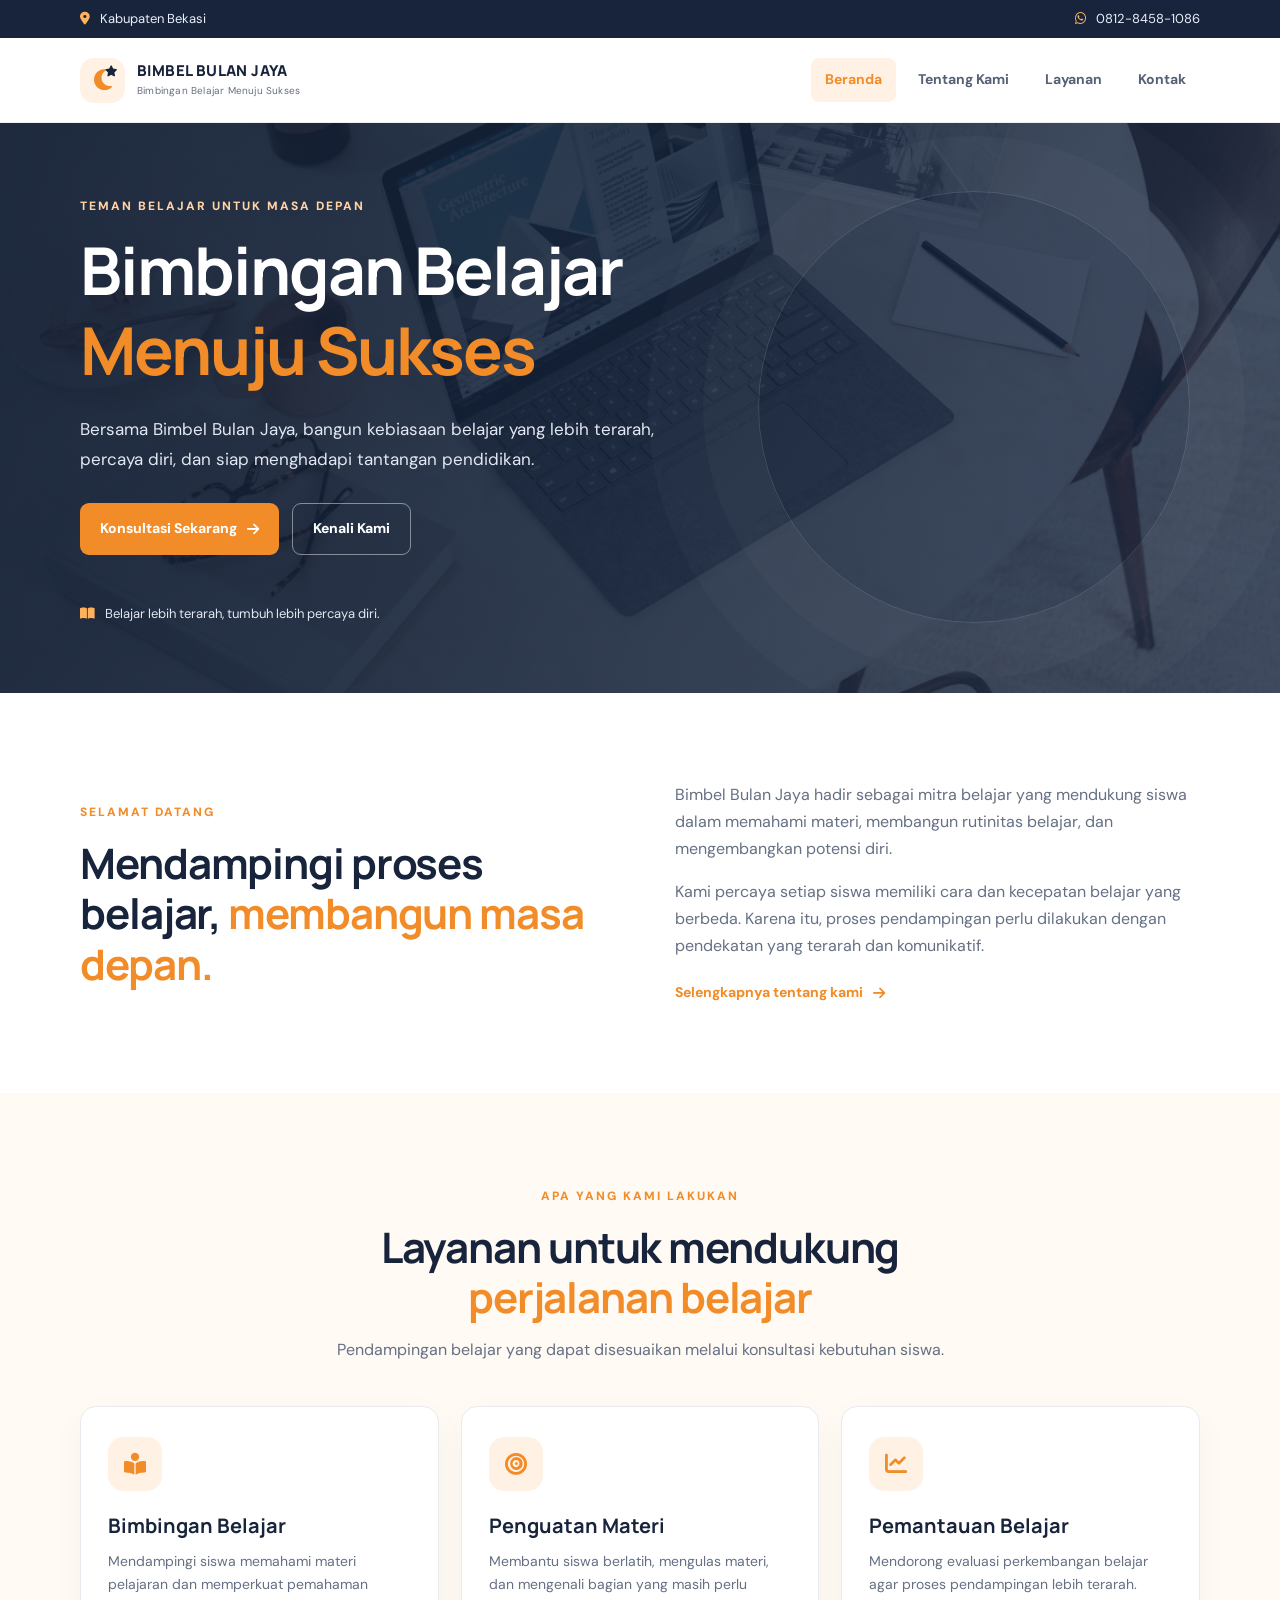
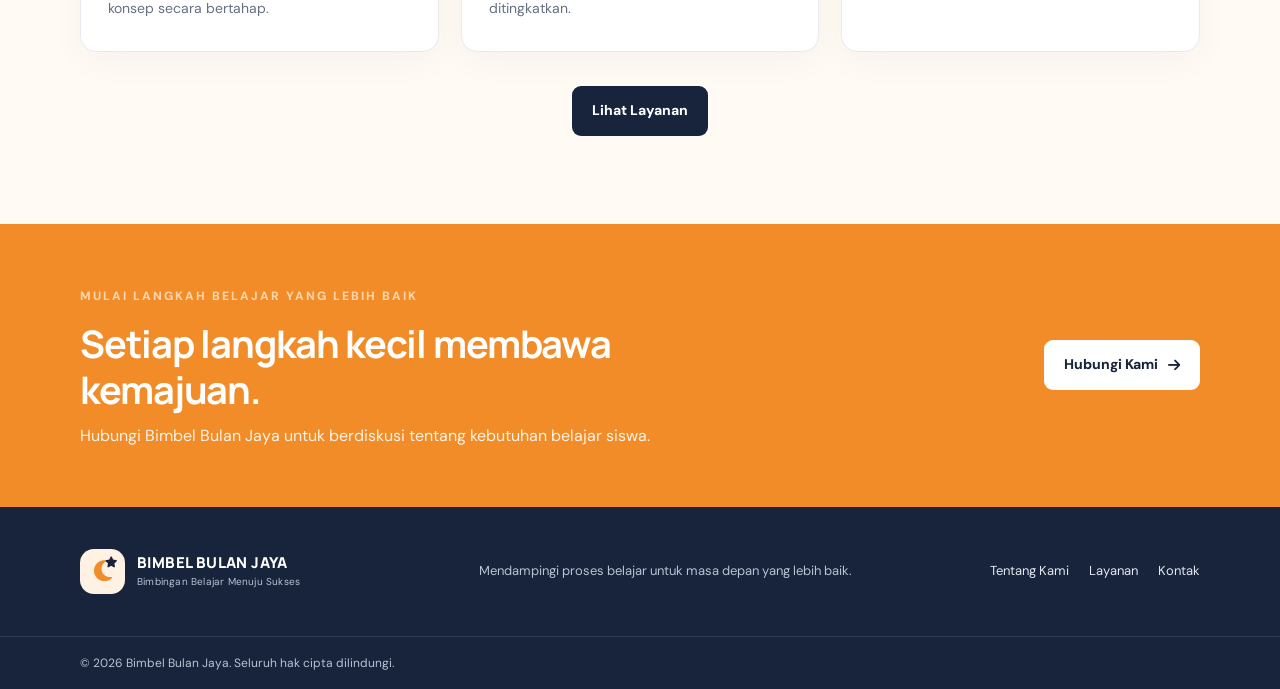
<file: index.html>
<!DOCTYPE html>
<html lang="id">

<head>
	<meta charset="utf-8">
	<meta name="viewport" content="width=device-width, initial-scale=1">
	<meta name="description" content="Company profile Bimbingan Belajar Bulan Jaya. Bimbingan Belajar Menuju Sukses.">
	<title>Bimbel Bulan Jaya | Bimbingan Belajar Menuju Sukses</title>
	<link rel="stylesheet" href="css/style.css">
	<link rel="stylesheet" href="https://cdnjs.cloudflare.com/ajax/libs/font-awesome/6.5.0/css/all.min.css">
</head>

<body>
	<div class="topbar">
		<div class="container topbar-inner"><span><i class="fa-solid fa-location-dot"></i> Kabupaten Bekasi</span><a
				href="https://wa.me/6281284581086"><i class="fa-brands fa-whatsapp"></i> 0812-8458-1086</a></div>
	</div>
	<header class="site-header">
		<div class="container nav-wrap">
			<a class="brand" href="index.html"><span class="brand-mark"><i class="fa-solid fa-moon"></i><i
						class="fa-solid fa-star star"></i></span><span><strong>BIMBEL BULAN
						JAYA</strong><small>Bimbingan Belajar Menuju Sukses</small></span></a>
			<button class="menu-toggle" aria-label="Buka navigasi"
				onclick="document.querySelector('.nav').classList.toggle('open')"><i
					class="fa-solid fa-bars"></i></button>
			<nav class="nav"><a class="active" href="index.html">Beranda</a><a href="about.html">Tentang Kami</a><a
					href="service.html">Layanan</a><a href="contact.html">Kontak</a></nav>
		</div>
	</header>
	<main>
		<section class="hero">
			<div class="hero-overlay"></div>
			<div class="container hero-content">
				<span class="eyebrow">Teman belajar untuk masa depan</span>
				<h1>Bimbingan Belajar<br><em>Menuju Sukses</em></h1>
				<p>Bersama Bimbel Bulan Jaya, bangun kebiasaan belajar yang lebih terarah, percaya diri, dan siap
					menghadapi tantangan pendidikan.</p>
				<div class="hero-actions"><a class="btn btn-primary"
						href="https://wa.me/6281284581086?text=Halo%20Bimbel%20Bulan%20Jaya%2C%20saya%20ingin%20bertanya%20tentang%20program%20bimbingan%20belajar.">Konsultasi
						Sekarang <i class="fa-solid fa-arrow-right"></i></a><a class="btn btn-outline"
						href="about.html">Kenali Kami</a></div>
				<div class="hero-note"><i class="fa-solid fa-book-open"></i><span>Belajar lebih terarah, tumbuh lebih
						percaya diri.</span></div>
			</div>
		</section>
		<section class="intro section">
			<div class="container intro-grid">
				<div><span class="eyebrow orange">Selamat datang</span>
					<h2>Mendampingi proses belajar, <em>membangun masa depan.</em></h2>
				</div>
				<div>
					<p>Bimbel Bulan Jaya hadir sebagai mitra belajar yang mendukung siswa dalam memahami materi,
						membangun rutinitas belajar, dan mengembangkan potensi diri.</p>
					<p>Kami percaya setiap siswa memiliki cara dan kecepatan belajar yang berbeda. Karena itu, proses
						pendampingan perlu dilakukan dengan pendekatan yang terarah dan komunikatif.</p><a
						class="text-link" href="about.html">Selengkapnya tentang kami <i
							class="fa-solid fa-arrow-right"></i></a>
				</div>
			</div>
		</section>
		<section class="section services-preview">
			<div class="container">
				<div class="section-heading"><span class="eyebrow orange">Apa yang kami lakukan</span>
					<h2>Layanan untuk mendukung <em>perjalanan belajar</em></h2>
					<p>Pendampingan belajar yang dapat disesuaikan melalui konsultasi kebutuhan siswa.</p>
				</div>
				<div class="cards">
					<article class="service-card">
						<div class="card-icon"><i class="fa-solid fa-book-open-reader"></i></div>
						<h3>Bimbingan Belajar</h3>
						<p>Mendampingi siswa memahami materi pelajaran dan memperkuat pemahaman konsep secara bertahap.
						</p>
					</article>
					<article class="service-card">
						<div class="card-icon"><i class="fa-solid fa-bullseye"></i></div>
						<h3>Penguatan Materi</h3>
						<p>Membantu siswa berlatih, mengulas materi, dan mengenali bagian yang masih perlu ditingkatkan.
						</p>
					</article>
					<article class="service-card">
						<div class="card-icon"><i class="fa-solid fa-chart-line"></i></div>
						<h3>Pemantauan Belajar</h3>
						<p>Mendorong evaluasi perkembangan belajar agar proses pendampingan lebih terarah.</p>
					</article>
				</div>
				<div class="center"><a class="btn btn-dark" href="service.html">Lihat Layanan</a></div>
			</div>
		</section>
		<section class="cta">
			<div class="container cta-inner">
				<div><span class="eyebrow light">Mulai langkah belajar yang lebih baik</span>
					<h2>Setiap langkah kecil membawa kemajuan.</h2>
					<p>Hubungi Bimbel Bulan Jaya untuk berdiskusi tentang kebutuhan belajar siswa.</p>
				</div><a class="btn btn-light" href="https://wa.me/6281284581086">Hubungi Kami <i
						class="fa-solid fa-arrow-right"></i></a>
			</div>
		</section>
	</main>
	<footer>
		<div class="container footer-main"><a class="brand footer-brand" href="index.html"><span class="brand-mark"><i
						class="fa-solid fa-moon"></i><i class="fa-solid fa-star star"></i></span><span><strong>BIMBEL
						BULAN JAYA</strong><small>Bimbingan Belajar Menuju Sukses</small></span></a>
			<p>Mendampingi proses belajar untuk masa depan yang lebih baik.</p>
			<div class="footer-links"><a href="about.html">Tentang Kami</a><a href="service.html">Layanan</a><a
					href="contact.html">Kontak</a></div>
		</div>
		<div class="copyright">
			<div class="container">© <span id="year">2026</span> Bimbel Bulan Jaya. Seluruh hak cipta dilindungi.</div>
		</div>
	</footer>
</body>

</html>
</file>
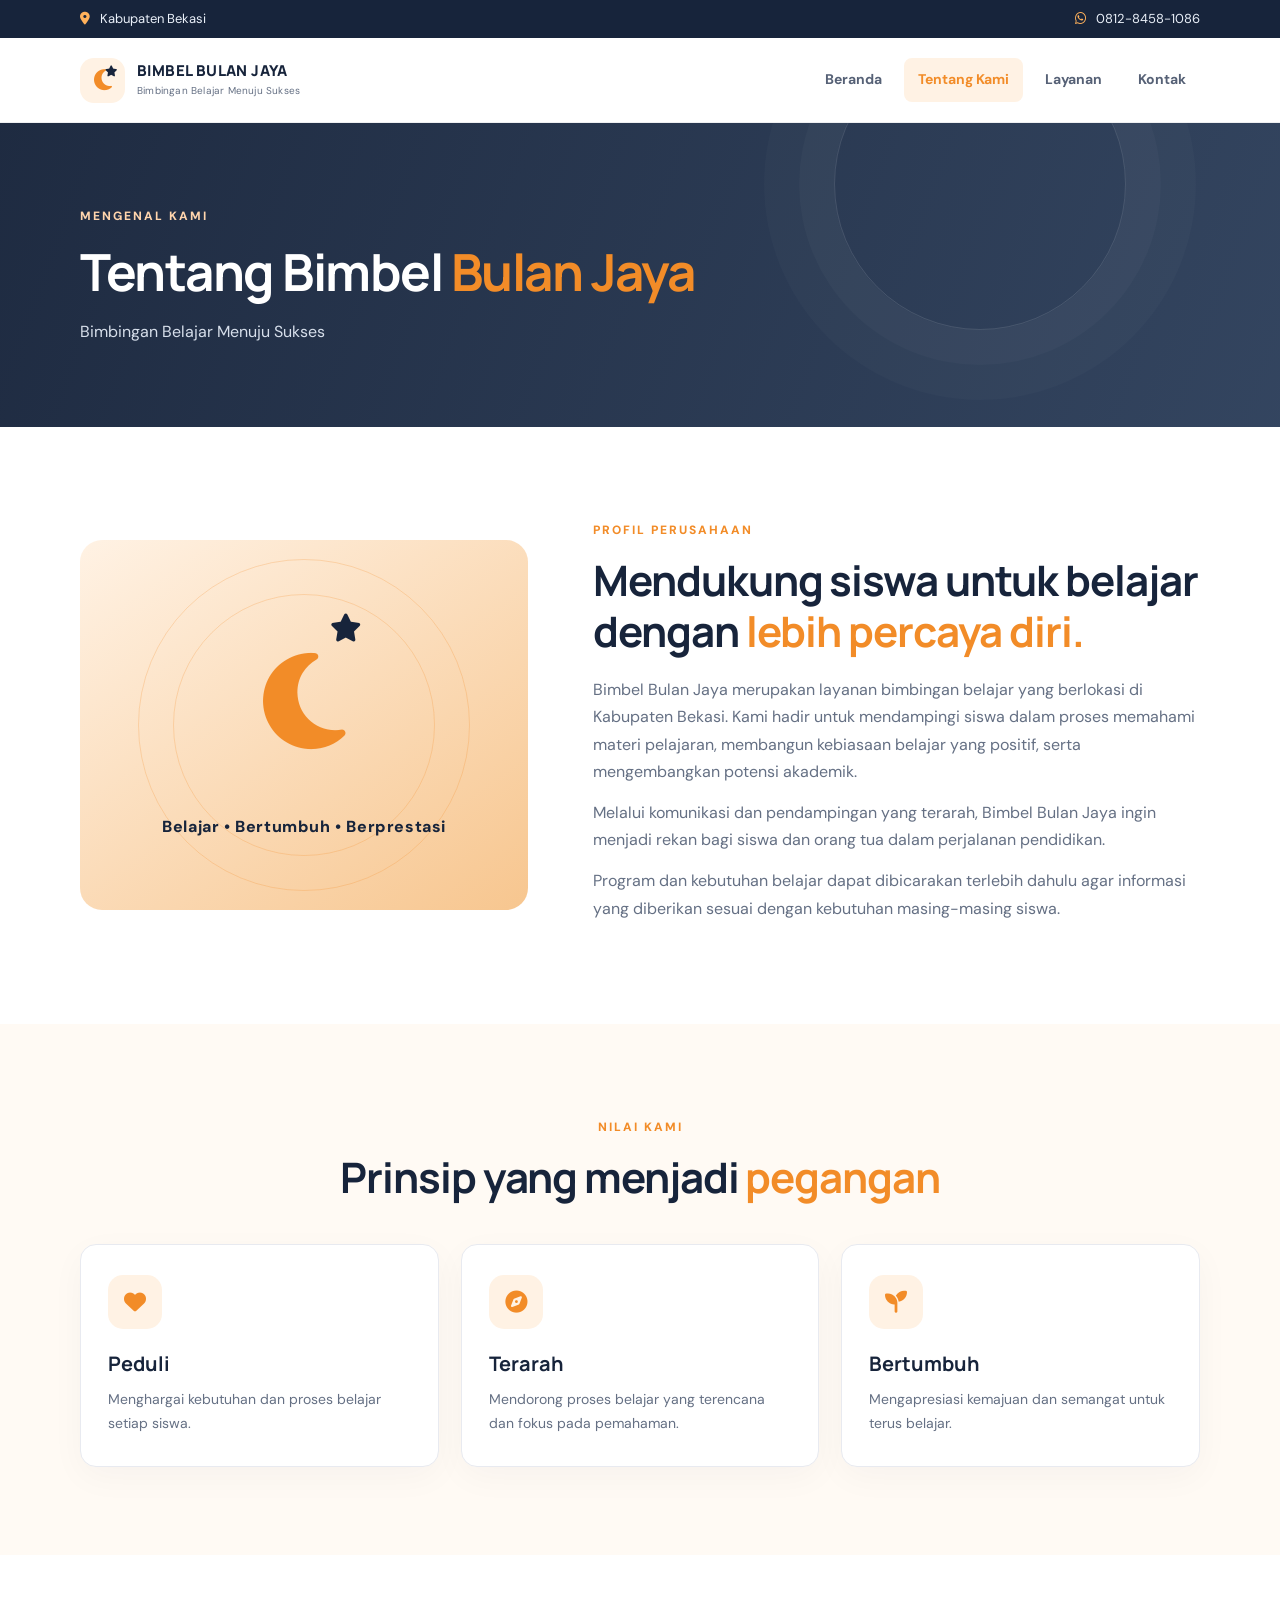
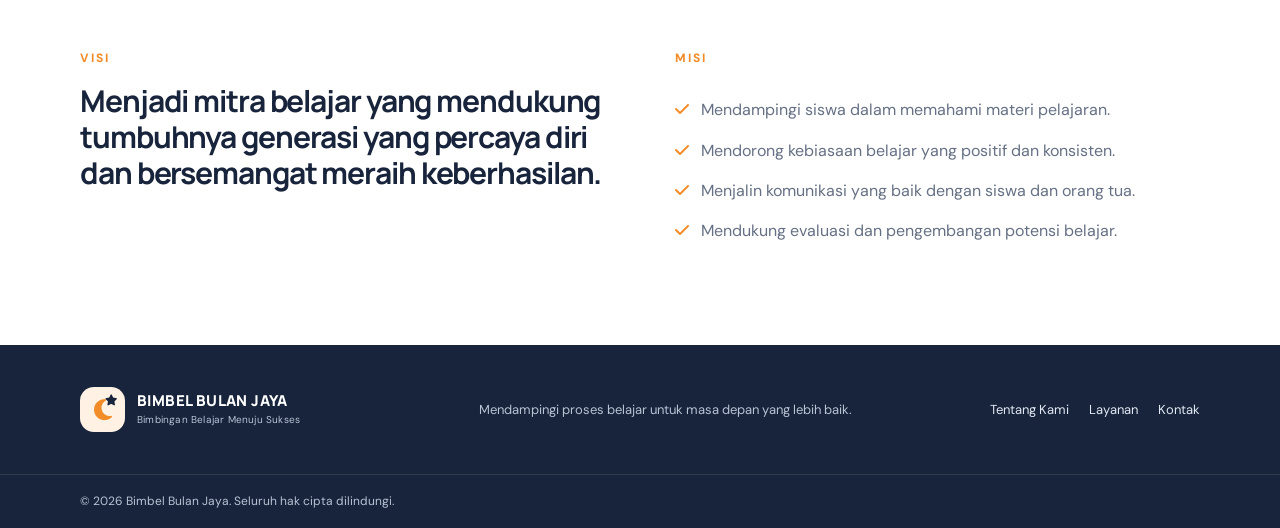
<file: about.html>
<!DOCTYPE html>
<html lang="id">

<head>
	<meta charset="utf-8">
	<meta name="viewport" content="width=device-width, initial-scale=1">
	<meta name="description" content="Profil Bimbel Bulan Jaya">
	<title>Tentang Kami | Bimbel Bulan Jaya</title>
	<link rel="stylesheet" href="css/style.css">
	<link rel="stylesheet" href="https://cdnjs.cloudflare.com/ajax/libs/font-awesome/6.5.0/css/all.min.css">
</head>

<body>
	<div class="topbar">
		<div class="container topbar-inner"><span><i class="fa-solid fa-location-dot"></i> Kabupaten Bekasi</span><a
				href="https://wa.me/6281284581086"><i class="fa-brands fa-whatsapp"></i> 0812-8458-1086</a></div>
	</div>
	<header class="site-header">
		<div class="container nav-wrap"><a class="brand" href="index.html"><span class="brand-mark"><i
						class="fa-solid fa-moon"></i><i class="fa-solid fa-star star"></i></span><span><strong>BIMBEL
						BULAN JAYA</strong><small>Bimbingan Belajar Menuju Sukses</small></span></a><button
				class="menu-toggle" aria-label="Buka navigasi"
				onclick="document.querySelector('.nav').classList.toggle('open')"><i
					class="fa-solid fa-bars"></i></button>
			<nav class="nav"><a href="index.html">Beranda</a><a class="active" href="about.html">Tentang Kami</a><a
					href="service.html">Layanan</a><a href="contact.html">Kontak</a></nav>
		</div>
	</header>
	<main>
		<section class="page-hero">
			<div class="container"><span class="eyebrow light">Mengenal kami</span>
				<h1>Tentang Bimbel <em>Bulan Jaya</em></h1>
				<p>Bimbingan Belajar Menuju Sukses</p>
			</div>
		</section>
		<section class="section">
			<div class="container about-grid">
				<div class="about-art">
					<div class="moon-large"><i class="fa-solid fa-moon"></i><i class="fa-solid fa-star"></i></div>
					<span>Belajar • Bertumbuh • Berprestasi</span>
				</div>
				<div class="about-copy"><span class="eyebrow orange">Profil perusahaan</span>
					<h2>Mendukung siswa untuk belajar dengan <em>lebih percaya diri.</em></h2>
					<p>Bimbel Bulan Jaya merupakan layanan bimbingan belajar yang berlokasi di Kabupaten Bekasi. Kami
						hadir untuk mendampingi siswa dalam proses memahami materi pelajaran, membangun kebiasaan
						belajar yang positif, serta mengembangkan potensi akademik.</p>
					<p>Melalui komunikasi dan pendampingan yang terarah, Bimbel Bulan Jaya ingin menjadi rekan bagi
						siswa dan orang tua dalam perjalanan pendidikan.</p>
					<p>Program dan kebutuhan belajar dapat dibicarakan terlebih dahulu agar informasi yang diberikan
						sesuai dengan kebutuhan masing-masing siswa.</p>
				</div>
			</div>
		</section>
		<section class="section values-section">
			<div class="container">
				<div class="section-heading"><span class="eyebrow orange">Nilai kami</span>
					<h2>Prinsip yang menjadi <em>pegangan</em></h2>
				</div>
				<div class="cards">
					<article class="value-card">
						<div class="card-icon"><i class="fa-solid fa-heart"></i></div>
						<h3>Peduli</h3>
						<p>Menghargai kebutuhan dan proses belajar setiap siswa.</p>
					</article>
					<article class="value-card">
						<div class="card-icon"><i class="fa-solid fa-compass"></i></div>
						<h3>Terarah</h3>
						<p>Mendorong proses belajar yang terencana dan fokus pada pemahaman.</p>
					</article>
					<article class="value-card">
						<div class="card-icon"><i class="fa-solid fa-seedling"></i></div>
						<h3>Bertumbuh</h3>
						<p>Mengapresiasi kemajuan dan semangat untuk terus belajar.</p>
					</article>
				</div>
			</div>
		</section>
		<section class="section vision-section">
			<div class="container vision-grid">
				<div><span class="eyebrow orange">Visi</span>
					<h2>Menjadi mitra belajar yang mendukung tumbuhnya generasi yang percaya diri dan bersemangat meraih
						keberhasilan.</h2>
				</div>
				<div><span class="eyebrow orange">Misi</span>
					<ul class="check-list">
						<li><i class="fa-solid fa-check"></i> Mendampingi siswa dalam memahami materi pelajaran.</li>
						<li><i class="fa-solid fa-check"></i> Mendorong kebiasaan belajar yang positif dan konsisten.
						</li>
						<li><i class="fa-solid fa-check"></i> Menjalin komunikasi yang baik dengan siswa dan orang tua.
						</li>
						<li><i class="fa-solid fa-check"></i> Mendukung evaluasi dan pengembangan potensi belajar.</li>
					</ul>
				</div>
			</div>
		</section>
	</main>
	<footer>
		<div class="container footer-main"><a class="brand footer-brand" href="index.html"><span class="brand-mark"><i
						class="fa-solid fa-moon"></i><i class="fa-solid fa-star star"></i></span><span><strong>BIMBEL
						BULAN JAYA</strong><small>Bimbingan Belajar Menuju Sukses</small></span></a>
			<p>Mendampingi proses belajar untuk masa depan yang lebih baik.</p>
			<div class="footer-links"><a href="about.html">Tentang Kami</a><a href="service.html">Layanan</a><a
					href="contact.html">Kontak</a></div>
		</div>
		<div class="copyright">
			<div class="container">© 2026 Bimbel Bulan Jaya. Seluruh hak cipta dilindungi.</div>
		</div>
	</footer>
</body>

</html>
</file>
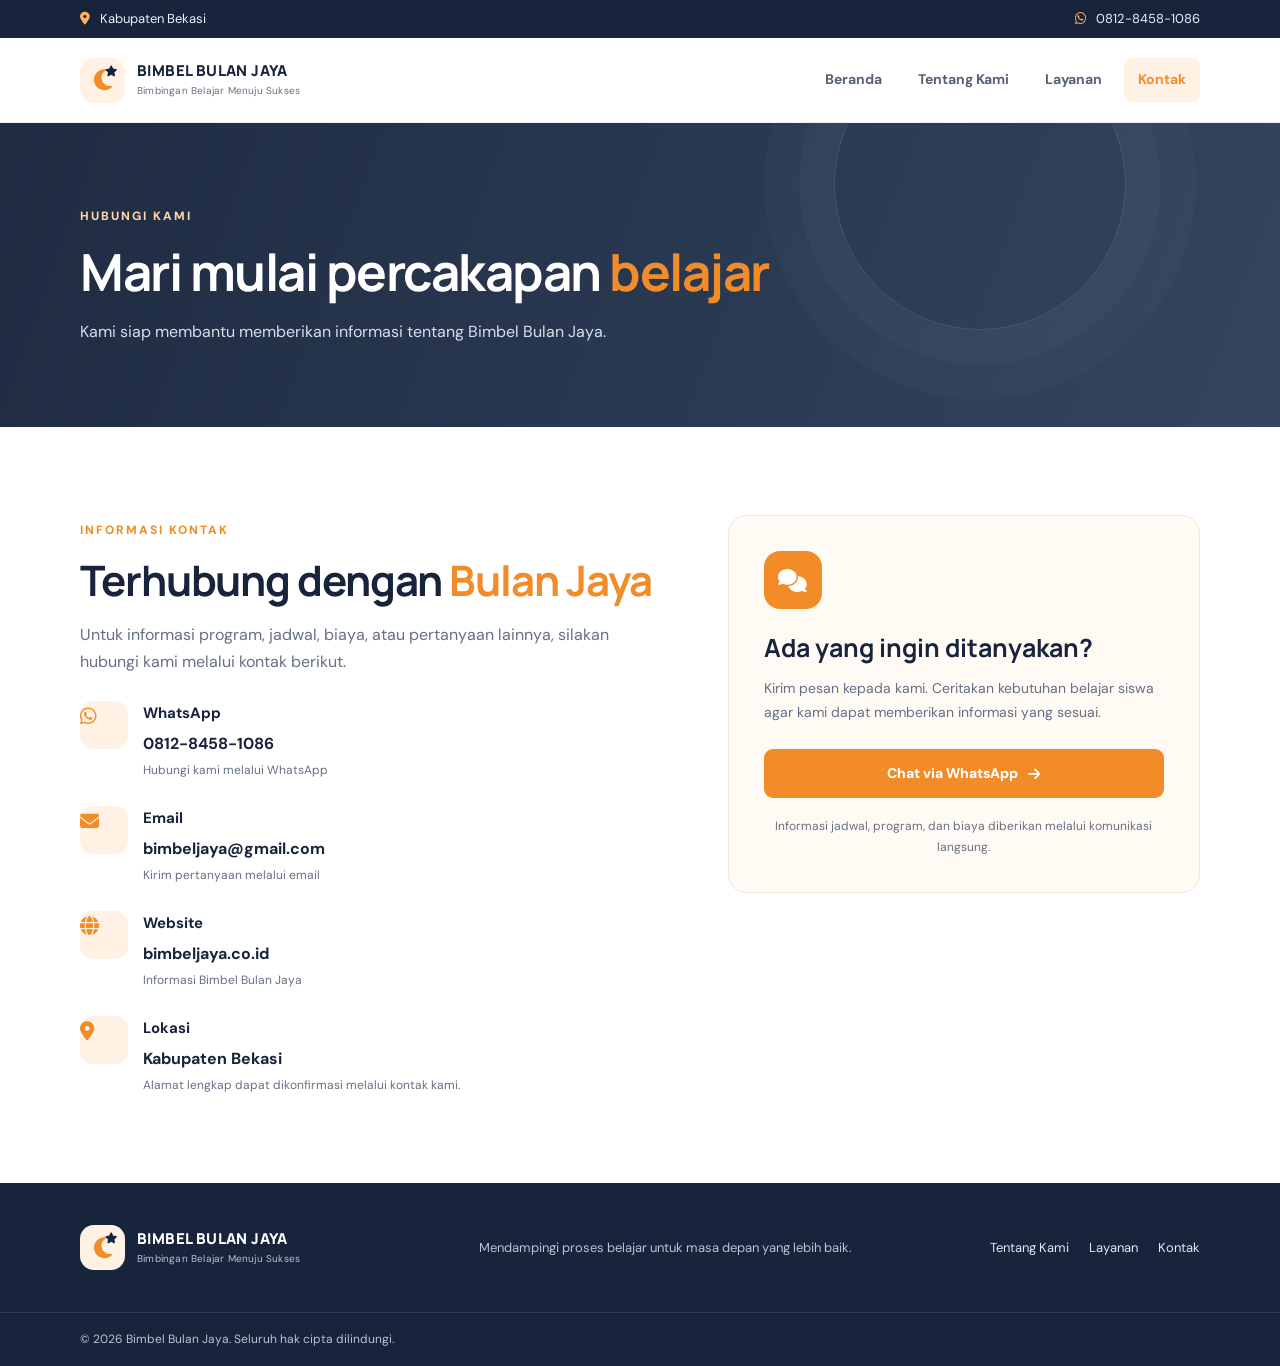
<file: contact.html>
<!DOCTYPE html>
<html lang="id">

<head>
	<meta charset="utf-8">
	<meta name="viewport" content="width=device-width, initial-scale=1">
	<meta name="description" content="Hubungi Bimbel Bulan Jaya">
	<title>Kontak | Bimbel Bulan Jaya</title>
	<link rel="stylesheet" href="css/style.css">
	<link rel="stylesheet" href="https://cdnjs.cloudflare.com/ajax/libs/font-awesome/6.5.0/css/all.min.css">
</head>

<body>
	<div class="topbar">
		<div class="container topbar-inner"><span><i class="fa-solid fa-location-dot"></i> Kabupaten Bekasi</span><a
				href="https://wa.me/6281284581086"><i class="fa-brands fa-whatsapp"></i> 0812-8458-1086</a></div>
	</div>
	<header class="site-header">
		<div class="container nav-wrap"><a class="brand" href="index.html"><span class="brand-mark"><i
						class="fa-solid fa-moon"></i><i class="fa-solid fa-star star"></i></span><span><strong>BIMBEL
						BULAN JAYA</strong><small>Bimbingan Belajar Menuju Sukses</small></span></a><button
				class="menu-toggle" aria-label="Buka navigasi"
				onclick="document.querySelector('.nav').classList.toggle('open')"><i
					class="fa-solid fa-bars"></i></button>
			<nav class="nav"><a href="index.html">Beranda</a><a href="about.html">Tentang Kami</a><a
					href="service.html">Layanan</a><a class="active" href="contact.html">Kontak</a></nav>
		</div>
	</header>
	<main>
		<section class="page-hero">
			<div class="container"><span class="eyebrow light">Hubungi kami</span>
				<h1>Mari mulai percakapan <em>belajar</em></h1>
				<p>Kami siap membantu memberikan informasi tentang Bimbel Bulan Jaya.</p>
			</div>
		</section>
		<section class="section">
			<div class="container contact-grid">
				<div><span class="eyebrow orange">Informasi kontak</span>
					<h2>Terhubung dengan <em>Bulan Jaya</em></h2>
					<p class="muted">Untuk informasi program, jadwal, biaya, atau pertanyaan lainnya, silakan hubungi
						kami melalui kontak berikut.</p>
					<div class="contact-item"><span class="contact-icon"><i class="fa-brands fa-whatsapp"></i></span>
						<div><strong>WhatsApp</strong><a
								href="https://wa.me/6281284581086">0812-8458-1086</a><small>Hubungi kami melalui
								WhatsApp</small></div>
					</div>
					<div class="contact-item"><span class="contact-icon"><i class="fa-solid fa-envelope"></i></span>
						<div><strong>Email</strong><a
								href="mailto:bimbeljaya@gmail.com">bimbeljaya@gmail.com</a><small>Kirim pertanyaan
								melalui email</small></div>
					</div>
					<div class="contact-item"><span class="contact-icon"><i class="fa-solid fa-globe"></i></span>
						<div><strong>Website</strong><a href="https://bimbeljaya.co.id" target="_blank"
								rel="noopener">bimbeljaya.co.id</a><small>Informasi Bimbel Bulan Jaya</small></div>
					</div>
					<div class="contact-item"><span class="contact-icon"><i class="fa-solid fa-location-dot"></i></span>
						<div><strong>Lokasi</strong><span>Kabupaten Bekasi</span><small>Alamat lengkap dapat
								dikonfirmasi melalui kontak kami.</small></div>
					</div>
				</div>
				<div class="contact-panel">
					<div class="panel-icon"><i class="fa-solid fa-comments"></i></div>
					<h3>Ada yang ingin ditanyakan?</h3>
					<p>Kirim pesan kepada kami. Ceritakan kebutuhan belajar siswa agar kami dapat memberikan informasi
						yang sesuai.</p><a class="btn btn-primary btn-wide"
						href="https://wa.me/6281284581086?text=Halo%20Bimbel%20Bulan%20Jaya%2C%20saya%20ingin%20mendapatkan%20informasi%20lebih%20lanjut.">Chat
						via WhatsApp <i class="fa-solid fa-arrow-right"></i></a>
					<p class="small-note">Informasi jadwal, program, dan biaya diberikan melalui komunikasi langsung.
					</p>
				</div>
			</div>
		</section>
	</main>
	<footer>
		<div class="container footer-main"><a class="brand footer-brand" href="index.html"><span class="brand-mark"><i
						class="fa-solid fa-moon"></i><i class="fa-solid fa-star star"></i></span><span><strong>BIMBEL
						BULAN JAYA</strong><small>Bimbingan Belajar Menuju Sukses</small></span></a>
			<p>Mendampingi proses belajar untuk masa depan yang lebih baik.</p>
			<div class="footer-links"><a href="about.html">Tentang Kami</a><a href="service.html">Layanan</a><a
					href="contact.html">Kontak</a></div>
		</div>
		<div class="copyright">
			<div class="container">© 2026 Bimbel Bulan Jaya. Seluruh hak cipta dilindungi.</div>
		</div>
	</footer>
</body>

</html>
</file>
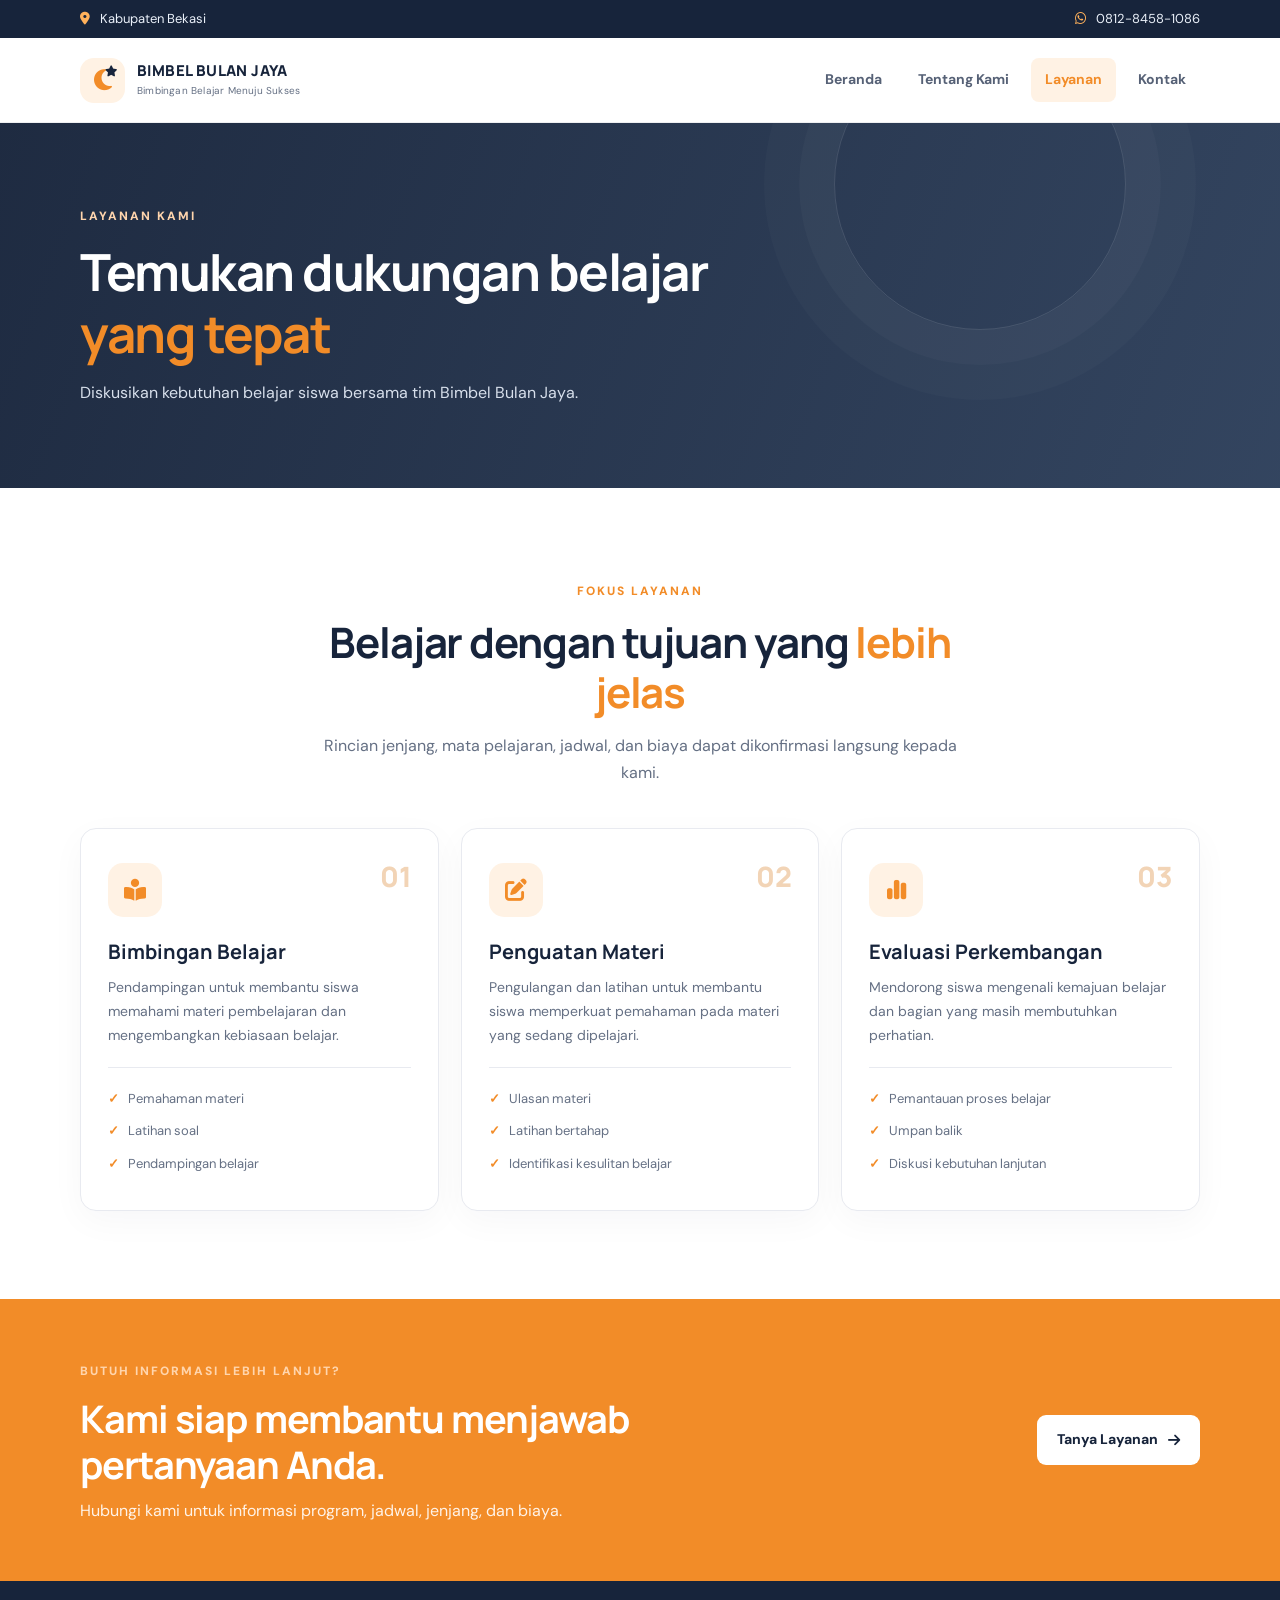
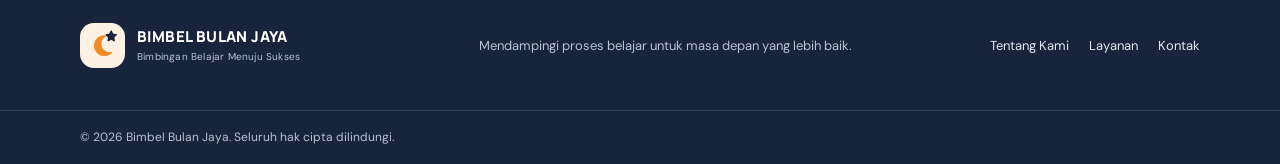
<file: service.html>
<!DOCTYPE html>
<html lang="id">

<head>
	<meta charset="utf-8">
	<meta name="viewport" content="width=device-width, initial-scale=1">
	<meta name="description" content="Layanan Bimbel Bulan Jaya">
	<title>Layanan | Bimbel Bulan Jaya</title>
	<link rel="stylesheet" href="css/style.css">
	<link rel="stylesheet" href="https://cdnjs.cloudflare.com/ajax/libs/font-awesome/6.5.0/css/all.min.css">
</head>

<body>
	<div class="topbar">
		<div class="container topbar-inner"><span><i class="fa-solid fa-location-dot"></i> Kabupaten Bekasi</span><a
				href="https://wa.me/6281284581086"><i class="fa-brands fa-whatsapp"></i> 0812-8458-1086</a></div>
	</div>
	<header class="site-header">
		<div class="container nav-wrap"><a class="brand" href="index.html"><span class="brand-mark"><i
						class="fa-solid fa-moon"></i><i class="fa-solid fa-star star"></i></span><span><strong>BIMBEL
						BULAN JAYA</strong><small>Bimbingan Belajar Menuju Sukses</small></span></a><button
				class="menu-toggle" aria-label="Buka navigasi"
				onclick="document.querySelector('.nav').classList.toggle('open')"><i
					class="fa-solid fa-bars"></i></button>
			<nav class="nav"><a href="index.html">Beranda</a><a href="about.html">Tentang Kami</a><a class="active"
					href="service.html">Layanan</a><a href="contact.html">Kontak</a></nav>
		</div>
	</header>
	<main>
		<section class="page-hero">
			<div class="container"><span class="eyebrow light">Layanan kami</span>
				<h1>Temukan dukungan belajar <em>yang tepat</em></h1>
				<p>Diskusikan kebutuhan belajar siswa bersama tim Bimbel Bulan Jaya.</p>
			</div>
		</section>
		<section class="section">
			<div class="container">
				<div class="section-heading"><span class="eyebrow orange">Fokus layanan</span>
					<h2>Belajar dengan tujuan yang <em>lebih jelas</em></h2>
					<p>Rincian jenjang, mata pelajaran, jadwal, dan biaya dapat dikonfirmasi langsung kepada kami.</p>
				</div>
				<div class="cards service-cards">
					<article class="service-card">
						<div class="card-icon"><i class="fa-solid fa-book-open-reader"></i></div><span
							class="card-number">01</span>
						<h3>Bimbingan Belajar</h3>
						<p>Pendampingan untuk membantu siswa memahami materi pembelajaran dan mengembangkan kebiasaan
							belajar.</p>
						<ul class="mini-list">
							<li>Pemahaman materi</li>
							<li>Latihan soal</li>
							<li>Pendampingan belajar</li>
						</ul>
					</article>
					<article class="service-card">
						<div class="card-icon"><i class="fa-solid fa-pen-to-square"></i></div><span
							class="card-number">02</span>
						<h3>Penguatan Materi</h3>
						<p>Pengulangan dan latihan untuk membantu siswa memperkuat pemahaman pada materi yang sedang
							dipelajari.</p>
						<ul class="mini-list">
							<li>Ulasan materi</li>
							<li>Latihan bertahap</li>
							<li>Identifikasi kesulitan belajar</li>
						</ul>
					</article>
					<article class="service-card">
						<div class="card-icon"><i class="fa-solid fa-chart-simple"></i></div><span
							class="card-number">03</span>
						<h3>Evaluasi Perkembangan</h3>
						<p>Mendorong siswa mengenali kemajuan belajar dan bagian yang masih membutuhkan perhatian.</p>
						<ul class="mini-list">
							<li>Pemantauan proses belajar</li>
							<li>Umpan balik</li>
							<li>Diskusi kebutuhan lanjutan</li>
						</ul>
					</article>
				</div>
			</div>
		</section>
		<section class="cta">
			<div class="container cta-inner">
				<div><span class="eyebrow light">Butuh informasi lebih lanjut?</span>
					<h2>Kami siap membantu menjawab pertanyaan Anda.</h2>
					<p>Hubungi kami untuk informasi program, jadwal, jenjang, dan biaya.</p>
				</div><a class="btn btn-light"
					href="https://wa.me/6281284581086?text=Halo%20Bimbel%20Bulan%20Jaya%2C%20saya%20ingin%20bertanya%20tentang%20layanan.">Tanya
					Layanan <i class="fa-solid fa-arrow-right"></i></a>
			</div>
		</section>
	</main>
	<footer>
		<div class="container footer-main"><a class="brand footer-brand" href="index.html"><span class="brand-mark"><i
						class="fa-solid fa-moon"></i><i class="fa-solid fa-star star"></i></span><span><strong>BIMBEL
						BULAN JAYA</strong><small>Bimbingan Belajar Menuju Sukses</small></span></a>
			<p>Mendampingi proses belajar untuk masa depan yang lebih baik.</p>
			<div class="footer-links"><a href="about.html">Tentang Kami</a><a href="service.html">Layanan</a><a
					href="contact.html">Kontak</a></div>
		</div>
		<div class="copyright">
			<div class="container">© 2026 Bimbel Bulan Jaya. Seluruh hak cipta dilindungi.</div>
		</div>
	</footer>
</body>

</html>
</file>
<file: css/style.css>
@import url('https://fonts.googleapis.com/css2?family=DM+Sans:wght@400;500;600;700&family=Manrope:wght@400;500;600;700;800&display=swap');

:root {
	--navy: #17243b;
	--navy2: #223552;
	--orange: #f28c28;
	--orange-light: #fff2e4;
	--cream: #fffaf4;
	--muted: #657084;
	--line: #e8eaf0;
	--white: #fff
}

* {
	box-sizing: border-box;
	margin: 0;
	padding: 0
}

html {
	scroll-behavior: smooth
}

body {
	font-family: 'DM Sans', sans-serif;
	color: var(--navy);
	line-height: 1.7;
	background: #fff
}

a {
	text-decoration: none;
	color: inherit
}

.container {
	width: min(1120px, 90%);
	margin: 0 auto
}

.topbar {
	background: var(--navy);
	color: #eaf0f9;
	font-size: 13px
}

.topbar-inner {
	display: flex;
	justify-content: space-between;
	align-items: center;
	min-height: 38px;
	gap: 15px
}

.topbar i {
	color: #ffb15b;
	margin-right: 7px
}

.site-header {
	background: rgba(255, 255, 255, .97);
	position: sticky;
	top: 0;
	z-index: 20;
	border-bottom: 1px solid rgba(23, 36, 59, .07)
}

.nav-wrap {
	display: flex;
	align-items: center;
	justify-content: space-between;
	min-height: 84px;
	gap: 24px
}

.brand {
	display: flex;
	align-items: center;
	gap: 12px;
	min-width: 260px
}

.brand-mark {
	position: relative;
	display: grid;
	place-items: center;
	width: 45px;
	height: 45px;
	border-radius: 14px;
	background: var(--orange-light);
	color: var(--orange);
	font-size: 24px
}

.brand-mark .star {
	position: absolute;
	font-size: 11px;
	top: 8px;
	right: 8px;
	color: var(--navy)
}

.brand strong {
	display: block;
	font: 800 15px 'Manrope', sans-serif;
	letter-spacing: .4px;
	line-height: 1.35
}

.brand small {
	display: block;
	color: var(--muted);
	font-size: 10px;
	letter-spacing: .2px
}

.nav {
	display: flex;
	align-items: center;
	gap: 8px
}

.nav a {
	padding: 10px 14px;
	border-radius: 8px;
	font-size: 14px;
	font-weight: 700;
	color: #566176;
	transition: .2s
}

.nav a:hover,
.nav a.active {
	color: var(--orange);
	background: var(--orange-light)
}

.menu-toggle {
	display: none;
	border: 0;
	background: var(--orange-light);
	color: var(--navy);
	font-size: 20px;
	padding: 10px 12px;
	border-radius: 9px
}

.hero {
	min-height: 570px;
	display: flex;
	align-items: center;
	position: relative;
	overflow: hidden;
	background: linear-gradient(105deg, rgba(18, 30, 51, .94), rgba(27, 43, 69, .78)), url('../img/banner.jpg') center/cover
}

.hero:after {
	content: "";
	position: absolute;
	width: 430px;
	height: 430px;
	border: 1px solid rgba(255, 255, 255, .14);
	border-radius: 50%;
	right: 7%;
	top: 12%;
	box-shadow: 0 0 0 55px rgba(255, 255, 255, .025), 0 0 0 110px rgba(255, 255, 255, .02)
}

.hero-content {
	position: relative;
	z-index: 1;
	color: white;
	padding-top: 65px;
	padding-bottom: 65px
}

.eyebrow {
	display: inline-block;
	font-size: 12px;
	letter-spacing: 2px;
	text-transform: uppercase;
	font-weight: 800;
	color: #ffd3a4;
	margin-bottom: 15px
}

.eyebrow.orange {
	color: var(--orange)
}

.eyebrow.light {
	color: #ffd5ad
}

h1,
h2,
h3,
h4 {
	font-family: 'Manrope', sans-serif;
	line-height: 1.2
}

.hero h1 {
	font-size: clamp(40px, 5.3vw, 66px);
	letter-spacing: -2px;
	max-width: 700px
}

h1 em,
h2 em {
	font-style: normal;
	color: var(--orange)
}

.hero p {
	font-size: 17px;
	color: #e2e8f2;
	max-width: 590px;
	margin: 24px 0 28px;
	line-height: 1.8
}

.hero-actions {
	display: flex;
	gap: 13px;
	flex-wrap: wrap
}

.btn {
	display: inline-flex;
	align-items: center;
	justify-content: center;
	gap: 10px;
	padding: 13px 20px;
	border-radius: 9px;
	font-weight: 800;
	font-size: 14px;
	transition: transform .2s, box-shadow .2s
}

.btn:hover {
	transform: translateY(-2px);
	box-shadow: 0 8px 22px rgba(0, 0, 0, .12)
}

.btn-primary {
	background: var(--orange);
	color: #fff
}

.btn-outline {
	border: 1px solid rgba(255, 255, 255, .45);
	color: #fff
}

.btn-dark {
	background: var(--navy);
	color: #fff
}

.btn-light {
	background: #fff;
	color: var(--navy)
}

.hero-note {
	display: flex;
	align-items: center;
	gap: 10px;
	margin-top: 48px;
	color: #e2e8f2;
	font-size: 13px
}

.hero-note i {
	color: #ffb15b
}

.section {
	padding: 88px 0
}

.intro-grid {
	display: grid;
	grid-template-columns: 1fr 1fr;
	gap: 70px;
	align-items: center
}

h2 {
	font-size: clamp(30px, 3.4vw, 42px);
	letter-spacing: -1.1px
}

.intro-grid p {
	color: var(--muted);
	margin-bottom: 15px
}

.text-link {
	display: inline-flex;
	align-items: center;
	gap: 10px;
	color: var(--orange);
	font-weight: 800;
	font-size: 14px;
	margin-top: 7px
}

.services-preview,
.values-section {
	background: var(--cream)
}

.section-heading {
	text-align: center;
	max-width: 650px;
	margin: 0 auto 42px
}

.section-heading h2 {
	margin-bottom: 14px
}

.section-heading p {
	color: var(--muted)
}

.cards {
	display: grid;
	grid-template-columns: repeat(3, 1fr);
	gap: 22px
}

.service-card,
.value-card {
	position: relative;
	background: white;
	border: 1px solid var(--line);
	border-radius: 16px;
	padding: 30px 27px;
	box-shadow: 0 10px 35px rgba(23, 36, 59, .035);
	transition: transform .2s, box-shadow .2s
}

.service-card:hover,
.value-card:hover {
	transform: translateY(-4px);
	box-shadow: 0 16px 38px rgba(23, 36, 59, .09)
}

.card-icon {
	width: 54px;
	height: 54px;
	display: grid;
	place-items: center;
	border-radius: 15px;
	background: var(--orange-light);
	color: var(--orange);
	font-size: 22px;
	margin-bottom: 23px
}

.service-card h3,
.value-card h3 {
	font-size: 20px;
	margin-bottom: 12px
}

.service-card p,
.value-card p {
	font-size: 14px;
	color: var(--muted)
}

.center {
	text-align: center;
	margin-top: 34px
}

.cta {
	background: var(--orange);
	color: white;
	padding: 57px 0
}

.cta-inner {
	display: flex;
	align-items: center;
	justify-content: space-between;
	gap: 30px
}

.cta h2 {
	font-size: clamp(28px, 3vw, 38px);
	max-width: 650px;
	margin-bottom: 10px
}

.cta p {
	color: #fff3e8
}

.page-hero {
	background: linear-gradient(110deg, rgba(23, 36, 59, .97), rgba(34, 53, 82, .92));
	color: #fff;
	padding: 78px 0 82px;
	position: relative;
	overflow: hidden
}

.page-hero:after {
	content: "";
	position: absolute;
	width: 290px;
	height: 290px;
	border: 1px solid rgba(255, 255, 255, .12);
	border-radius: 50%;
	right: 12%;
	top: -85px;
	box-shadow: 0 0 0 35px rgba(255, 255, 255, .025), 0 0 0 70px rgba(255, 255, 255, .02)
}

.page-hero .container {
	position: relative;
	z-index: 1
}

.page-hero h1 {
	font-size: clamp(34px, 4vw, 52px);
	max-width: 750px;
	letter-spacing: -1.5px
}

.page-hero p {
	color: #d7dfeb;
	margin-top: 15px
}

.about-grid {
	display: grid;
	grid-template-columns: .85fr 1.15fr;
	gap: 65px;
	align-items: center
}

.about-art {
	min-height: 370px;
	border-radius: 22px;
	background: linear-gradient(145deg, #fff2e4, #f7c68f);
	display: flex;
	flex-direction: column;
	align-items: center;
	justify-content: center;
	position: relative;
	overflow: hidden
}

.about-art:before,
.about-art:after {
	content: "";
	position: absolute;
	border: 1px solid rgba(242, 140, 40, .24);
	border-radius: 50%;
	width: 260px;
	height: 260px
}

.about-art:after {
	width: 330px;
	height: 330px
}

.moon-large {
	position: relative;
	z-index: 1;
	color: var(--orange);
	font-size: 110px
}

.moon-large .fa-star {
	font-size: 28px;
	position: absolute;
	right: -16px;
	top: 3px;
	color: var(--navy)
}

.about-art>span {
	position: relative;
	z-index: 1;
	font-weight: 800;
	letter-spacing: .6px;
	color: var(--navy);
	margin-top: 15px
}

.about-copy h2 {
	margin-bottom: 20px
}

.about-copy p {
	color: var(--muted);
	margin-bottom: 14px
}

.values-section .value-card {
	text-align: left
}

.vision-section {
	background: #fff
}

.vision-grid {
	display: grid;
	grid-template-columns: 1fr 1fr;
	gap: 70px
}

.vision-grid h2 {
	font-size: 30px
}

.check-list {
	list-style: none;
	margin-top: 10px
}

.check-list li {
	display: flex;
	gap: 12px;
	margin: 13px 0;
	color: var(--muted)
}

.check-list i {
	color: var(--orange);
	margin-top: 5px
}

.service-cards .service-card {
	padding-top: 34px
}

.card-number {
	position: absolute;
	right: 26px;
	top: 28px;
	color: #f2d4b6;
	font: 800 28px 'Manrope', sans-serif
}

.mini-list {
	list-style: none;
	margin-top: 20px;
	border-top: 1px solid var(--line);
	padding-top: 15px
}

.mini-list li {
	font-size: 13px;
	color: var(--muted);
	padding: 5px 0
}

.mini-list li:before {
	content: "✓";
	color: var(--orange);
	font-weight: 800;
	margin-right: 9px
}

.contact-grid {
	display: grid;
	grid-template-columns: 1.1fr .9fr;
	gap: 70px;
	align-items: start
}

.contact-grid h2 {
	margin-bottom: 15px
}

.muted {
	color: var(--muted)
}

.contact-item {
	display: flex;
	align-items: flex-start;
	gap: 15px;
	margin-top: 26px
}

.contact-icon {
	width: 48px;
	height: 48px;
	display: grid;
	place-items: center;
	flex-shrink: 0;
	background: var(--orange-light);
	color: var(--orange);
	border-radius: 13px;
	font-size: 19px
}

.contact-item strong,
.contact-item a,
.contact-item span {
	display: block
}

.contact-item strong {
	font-size: 15px
}

.contact-item a,
.contact-item div>span {
	font-weight: 700;
	margin: 3px 0
}

.contact-item small {
	display: block;
	color: var(--muted);
	font-size: 12px
}

.contact-panel {
	padding: 35px;
	border-radius: 18px;
	background: var(--cream);
	border: 1px solid #f3e7d8
}

.panel-icon {
	width: 58px;
	height: 58px;
	border-radius: 16px;
	display: grid;
	place-items: center;
	background: var(--orange);
	color: #fff;
	font-size: 23px;
	margin-bottom: 24px
}

.contact-panel h3 {
	font-size: 25px;
	margin-bottom: 14px
}

.contact-panel p {
	color: var(--muted);
	font-size: 14px;
	margin-bottom: 24px
}

.btn-wide {
	width: 100%
}

.contact-panel .small-note {
	font-size: 12px;
	margin: 18px 0 0;
	text-align: center
}

footer {
	background: var(--navy);
	color: #fff
}

.footer-main {
	padding: 42px 0;
	display: flex;
	align-items: center;
	justify-content: space-between;
	gap: 25px;
	flex-wrap: wrap
}

.footer-brand strong {
	color: white
}

.footer-brand small {
	color: #b8c3d4
}

.footer-main>p {
	color: #b8c3d4;
	font-size: 13px
}

.footer-links {
	display: flex;
	gap: 20px;
	font-size: 13px;
	color: #e2e8f2
}

.footer-links a:hover {
	color: #ffb15b
}

.copyright {
	border-top: 1px solid rgba(255, 255, 255, .1);
	padding: 16px 0;
	color: #b8c3d4;
	font-size: 12px
}

@media(max-width:800px) {
	.nav-wrap {
		min-height: 74px
	}

	.menu-toggle {
		display: block
	}

	.nav {
		display: none;
		position: absolute;
		top: 74px;
		left: 0;
		right: 0;
		background: white;
		padding: 15px 5%;
		border-bottom: 1px solid var(--line);
		box-shadow: 0 15px 20px rgba(23, 36, 59, .07);
		flex-direction: column;
		align-items: stretch
	}

	.nav.open {
		display: flex
	}

	.nav a {
		padding: 12px
	}

	.brand {
		min-width: 0
	}

	.hero {
		min-height: 540px
	}

	.hero:after {
		right: -180px
	}

	.intro-grid,
	.about-grid,
	.vision-grid,
	.contact-grid {
		grid-template-columns: 1fr;
		gap: 35px
	}

	.cards {
		grid-template-columns: 1fr
	}

	.section {
		padding: 65px 0
	}

	.about-art {
		min-height: 280px
	}

	.cta-inner {
		align-items: flex-start;
		flex-direction: column
	}

	.footer-main {
		align-items: flex-start;
		flex-direction: column;
		gap: 20px
	}
}

@media(max-width:480px) {
	.topbar-inner {
		font-size: 11px
	}

	.brand strong {
		font-size: 12px
	}

	.brand small {
		font-size: 9px
	}

	.brand-mark {
		width: 39px;
		height: 39px
	}

	.hero h1 {
		letter-spacing: -1px
	}

	.hero p {
		font-size: 15px
	}

	.hero-actions .btn {
		width: 100%
	}

	.page-hero {
		padding: 60px 0
	}

	.contact-panel {
		padding: 25px
	}

	.footer-links {
		flex-wrap: wrap
	}
}
</file>
